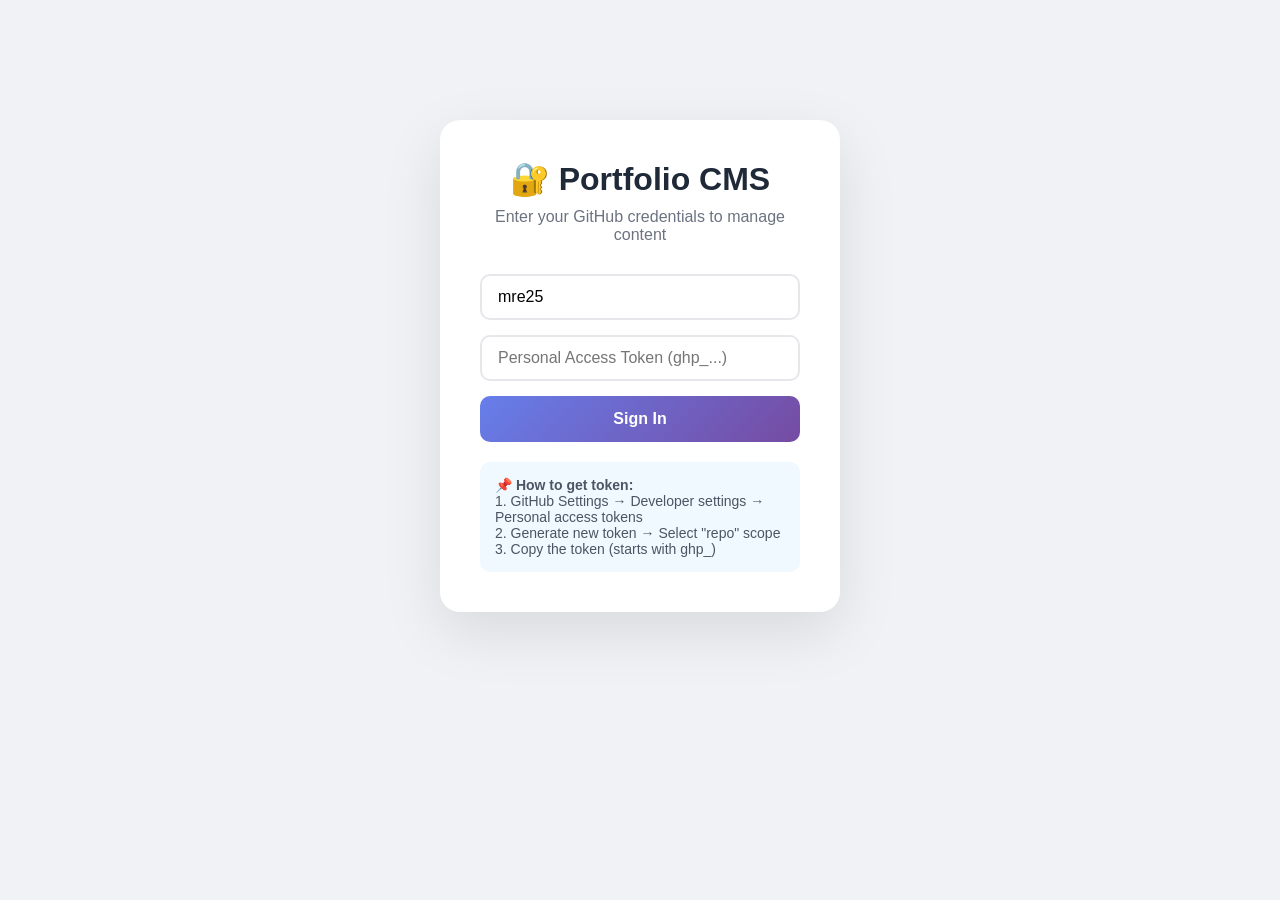
<file: portfolio/cms.html>
<!DOCTYPE html>
<html lang="en">
<head>
    <meta charset="UTF-8">
    <meta name="viewport" content="width=device-width, initial-scale=1.0">
    <title>Portfolio CMS - Full Control</title>
    <style>
        * {
            margin: 0;
            padding: 0;
            box-sizing: border-box;
        }
        
        body {
            font-family: -apple-system, BlinkMacSystemFont, 'Segoe UI', Roboto, Oxygen, Ubuntu, sans-serif;
            background: #f0f2f5;
            padding: 20px;
        }
        
        .container {
            max-width: 1200px;
            margin: 0 auto;
        }
        
        /* تسجيل الدخول */
        .login-box {
            max-width: 400px;
            margin: 100px auto;
            background: white;
            padding: 40px;
            border-radius: 20px;
            box-shadow: 0 20px 60px rgba(0,0,0,0.1);
        }
        
        .login-box h1 {
            text-align: center;
            margin-bottom: 10px;
            color: #1f2937;
        }
        
        .login-box p {
            text-align: center;
            color: #6b7280;
            margin-bottom: 30px;
        }
        
        .login-box input {
            width: 100%;
            padding: 12px 16px;
            border: 2px solid #e5e7eb;
            border-radius: 10px;
            margin-bottom: 15px;
            font-size: 16px;
        }
        
        .login-box input:focus {
            border-color: #667eea;
            outline: none;
        }
        
        .login-box button {
            width: 100%;
            padding: 14px;
            background: linear-gradient(135deg, #667eea, #764ba2);
            color: white;
            border: none;
            border-radius: 10px;
            font-size: 16px;
            font-weight: 600;
            cursor: pointer;
        }
        
        .login-box button:hover {
            transform: translateY(-2px);
            box-shadow: 0 10px 25px rgba(102, 126, 234, 0.4);
        }
        
        /* لوحة التحكم */
        .dashboard {
            display: none;
        }
        
        .header {
            background: white;
            padding: 20px 30px;
            border-radius: 15px;
            margin-bottom: 30px;
            display: flex;
            justify-content: space-between;
            align-items: center;
            box-shadow: 0 2px 10px rgba(0,0,0,0.05);
        }
        
        .header h1 {
            color: #1f2937;
            font-size: 24px;
        }
        
        .header .user {
            display: flex;
            align-items: center;
            gap: 15px;
        }
        
        .header .user span {
            color: #6b7280;
        }
        
        .header .user button {
            padding: 8px 20px;
            background: #ef4444;
            color: white;
            border: none;
            border-radius: 8px;
            cursor: pointer;
        }
        
        /* التبويبات */
        .tabs {
            display: flex;
            gap: 10px;
            margin-bottom: 30px;
            flex-wrap: wrap;
        }
        
        .tab-btn {
            padding: 12px 25px;
            background: white;
            border: none;
            border-radius: 10px;
            cursor: pointer;
            font-weight: 600;
            color: #6b7280;
            transition: all 0.3s;
            box-shadow: 0 2px 5px rgba(0,0,0,0.05);
        }
        
        .tab-btn:hover {
            background: #f3f4f6;
        }
        
        .tab-btn.active {
            background: linear-gradient(135deg, #667eea, #764ba2);
            color: white;
        }
        
        /* المحتوى */
        .tab-content {
            display: none;
            background: white;
            padding: 30px;
            border-radius: 15px;
            box-shadow: 0 2px 10px rgba(0,0,0,0.05);
        }
        
        .tab-content.active {
            display: block;
        }
        
        .form-group {
            margin-bottom: 20px;
        }
        
        .form-group label {
            display: block;
            font-weight: 600;
            margin-bottom: 8px;
            color: #374151;
        }
        
        .form-group input,
        .form-group textarea {
            width: 100%;
            padding: 12px 16px;
            border: 2px solid #e5e7eb;
            border-radius: 10px;
            font-size: 15px;
            transition: border 0.3s;
        }
        
        .form-group input:focus,
        .form-group textarea:focus {
            border-color: #667eea;
            outline: none;
        }
        
        .form-group textarea {
            min-height: 120px;
            resize: vertical;
        }
        
        .row {
            display: grid;
            grid-template-columns: 1fr 1fr;
            gap: 20px;
        }
        
        /* قائمة عناصر */
        .items-list {
            margin-top: 10px;
        }
        
        .item-row {
            display: flex;
            gap: 10px;
            margin-bottom: 10px;
            align-items: center;
        }
        
        .item-row input {
            flex: 1;
            padding: 10px 15px;
            border: 2px solid #e5e7eb;
            border-radius: 8px;
        }
        
        .item-row .btn-sm {
            padding: 8px 12px;
            border: none;
            border-radius: 6px;
            cursor: pointer;
            font-size: 14px;
        }
        
        .item-row .btn-danger {
            background: #fee2e2;
            color: #dc2626;
        }
        
        .item-row .btn-danger:hover {
            background: #fecaca;
        }
        
        .btn-add {
            padding: 10px 20px;
            background: #dbeafe;
            color: #2563eb;
            border: none;
            border-radius: 8px;
            cursor: pointer;
            font-weight: 600;
        }
        
        .btn-add:hover {
            background: #bfdbfe;
        }
        
        /* أزرار الحفظ */
        .save-actions {
            display: flex;
            gap: 15px;
            margin-top: 30px;
            padding-top: 20px;
            border-top: 2px solid #e5e7eb;
        }
        
        .btn-save {
            padding: 14px 35px;
            background: linear-gradient(135deg, #10b981, #059669);
            color: white;
            border: none;
            border-radius: 10px;
            font-size: 16px;
            font-weight: 600;
            cursor: pointer;
            transition: all 0.3s;
        }
        
        .btn-save:hover {
            transform: translateY(-2px);
            box-shadow: 0 10px 25px rgba(16, 185, 129, 0.4);
        }
        
        .btn-preview {
            padding: 14px 35px;
            background: #f3f4f6;
            color: #374151;
            border: none;
            border-radius: 10px;
            font-size: 16px;
            font-weight: 600;
            cursor: pointer;
        }
        
        .btn-preview:hover {
            background: #e5e7eb;
        }
        
        /* حالة التحميل */
        .loading {
            position: fixed;
            top: 0;
            left: 0;
            right: 0;
            bottom: 0;
            background: rgba(255,255,255,0.9);
            display: none;
            align-items: center;
            justify-content: center;
            z-index: 9999;
        }
        
        .loading.active {
            display: flex;
        }
        
        .spinner {
            width: 50px;
            height: 50px;
            border: 5px solid #e5e7eb;
            border-top-color: #667eea;
            border-radius: 50%;
            animation: spin 1s linear infinite;
        }
        
        @keyframes spin {
            to { transform: rotate(360deg); }
        }
        
        /* إشعارات */
        .notification {
            position: fixed;
            top: 20px;
            right: 20px;
            padding: 15px 25px;
            border-radius: 10px;
            color: white;
            font-weight: 600;
            z-index: 10000;
            display: none;
            animation: slideIn 0.3s;
        }
        
        .notification.success {
            background: #10b981;
            display: block;
        }
        
        .notification.error {
            background: #ef4444;
            display: block;
        }
        
        .notification.info {
            background: #3b82f6;
            display: block;
        }
        
        @keyframes slideIn {
            from { transform: translateX(100%); opacity: 0; }
            to { transform: translateX(0); opacity: 1; }
        }
        
        @media (max-width: 768px) {
            .row {
                grid-template-columns: 1fr;
            }
            
            .header {
                flex-direction: column;
                gap: 15px;
                text-align: center;
            }
            
            .tabs {
                justify-content: center;
            }
        }
    </style>
</head>
<body>
    <!-- تسجيل الدخول -->
    <div class="login-box" id="loginBox">
        <h1>🔐 Portfolio CMS</h1>
        <p>Enter your GitHub credentials to manage content</p>
        
        <input type="text" id="githubUser" placeholder="GitHub Username (e.g., mre25)" value="mre25">
        <input type="password" id="githubToken" placeholder="Personal Access Token (ghp_...)">
        <button onclick="login()">Sign In</button>
        
        <div style="margin-top: 20px; padding: 15px; background: #f0f9ff; border-radius: 10px; font-size: 14px; color: #4b5563;">
            <strong>📌 How to get token:</strong><br>
            1. GitHub Settings → Developer settings → Personal access tokens<br>
            2. Generate new token → Select "repo" scope<br>
            3. Copy the token (starts with ghp_)
        </div>
    </div>
    
    <!-- لوحة التحكم -->
    <div class="dashboard" id="dashboard">
        <div class="container">
            <!-- Header -->
            <div class="header">
                <h1>⚙️ Content Management</h1>
                <div class="user">
                    <span id="userName">👤 User</span>
                    <button onclick="logout()">Logout</button>
                </div>
            </div>
            
            <!-- Tabs -->
            <div class="tabs">
                <button class="tab-btn active" onclick="showTab('personal')">📝 Personal</button>
                <button class="tab-btn" onclick="showTab('about')">📄 About</button>
                <button class="tab-btn" onclick="showTab('skills')">⭐ Skills</button>
                <button class="tab-btn" onclick="showTab('courses')">🎓 Courses</button>
                <button class="tab-btn" onclick="showTab('projects')">🚀 Projects</button>
                <button class="tab-btn" onclick="showTab('save')">💾 Save</button>
            </div>
            
            <!-- Personal Info -->
            <div class="tab-content active" id="tab-personal">
                <h2 style="margin-bottom: 20px;">Personal Information</h2>
                
                <div class="row">
                    <div class="form-group">
                        <label>Name (English)</label>
                        <input type="text" id="enName" placeholder="Ehab Shalaby">
                    </div>
                    <div class="form-group">
                        <label>Name (German)</label>
                        <input type="text" id="deName" placeholder="Ehab Shalaby">
                    </div>
                </div>
                
                <div class="row">
                    <div class="form-group">
                        <label>Job Title (English)</label>
                        <input type="text" id="enJob" placeholder="IT & Networking | Focus on Cybersecurity">
                    </div>
                    <div class="form-group">
                        <label>Job Title (German)</label>
                        <input type="text" id="deJob" placeholder="IT- und Netzwerktechnik | Schwerpunkt Cybersecurity">
                    </div>
                </div>
                
                <div class="row">
                    <div class="form-group">
                        <label>Email</label>
                        <input type="email" id="email" placeholder="ehab.ali.gomaa256@gmail.com">
                    </div>
                    <div class="form-group">
                        <label>CV File Path</label>
                        <input type="text" id="cvPath" placeholder="Projects/Ehab Ali,Junior Network Engineer.pdf">
                    </div>
                </div>
                
                <div class="form-group">
                    <label>LinkedIn URL</label>
                    <input type="url" id="linkedin" placeholder="https://linkedin.com/in/ehabali25">
                </div>
                
                <div class="form-group">
                    <label>GitHub URL</label>
                    <input type="url" id="github" placeholder="https://github.com/Mre25">
                </div>
            </div>
            
            <!-- About -->
            <div class="tab-content" id="tab-about">
                <h2 style="margin-bottom: 20px;">About Me</h2>
                
                <div class="form-group">
                    <label>About Me (English)</label>
                    <textarea id="enAbout" rows="10" placeholder="I'm Ehab Ali Shalaby, an IT and network enthusiast..."></textarea>
                </div>
                
                <div class="form-group">
                    <label>About Me (German)</label>
                    <textarea id="deAbout" rows="10" placeholder="Ich heiße Shalaby, Ehab Ali und bin ein IT- und Netzwerk-Enthusiast..."></textarea>
                </div>
            </div>
            
            <!-- Skills -->
            <div class="tab-content" id="tab-skills">
                <h2 style="margin-bottom: 20px;">Skills Management</h2>
                
                <div class="row">
                    <div class="form-group">
                        <label>Skills Title (English)</label>
                        <input type="text" id="enSkillsTitle" value="Skills">
                    </div>
                    <div class="form-group">
                        <label>Skills Title (German)</label>
                        <input type="text" id="deSkillsTitle" value="Fähigkeiten">
                    </div>
                </div>
                
                <div class="form-group">
                    <label>Skills (English) - One per line</label>
                    <textarea id="enSkills" rows="8" placeholder="Networking Fundamentals: IP addressing, subnetting..."></textarea>
                </div>
                
                <div class="form-group">
                    <label>Skills (German) - One per line</label>
                    <textarea id="deSkills" rows="8" placeholder="Netzwerkgrundlagen: IP-Adressierung, Subnetting..."></textarea>
                </div>
            </div>
            
            <!-- Courses -->
            <div class="tab-content" id="tab-courses">
                <h2 style="margin-bottom: 20px;">Courses Management</h2>
                
                <div class="row">
                    <div class="form-group">
                        <label>Courses Title (English)</label>
                        <input type="text" id="enCoursesTitle" value="Courses & Self-Study">
                    </div>
                    <div class="form-group">
                        <label>Courses Title (German)</label>
                        <input type="text" id="deCoursesTitle" value="Kurse & Selbststudium">
                    </div>
                </div>
                
                <div class="form-group">
                    <label>Courses (English) - One per line</label>
                    <textarea id="enCourses" rows="8" placeholder="Studied the core content of the following certification tracks..."></textarea>
                </div>
                
                <div class="form-group">
                    <label>Courses (German) - One per line</label>
                    <textarea id="deCourses" rows="8" placeholder="Studierte die Kerninhalte der folgenden Zertifizierungskurse..."></textarea>
                </div>
            </div>
            
            <!-- Projects -->
            <div class="tab-content" id="tab-projects">
                <h2 style="margin-bottom: 20px;">Projects Management</h2>
                
                <div class="row">
                    <div class="form-group">
                        <label>Projects Title (English)</label>
                        <input type="text" id="enProjectsTitle" value="Projects">
                    </div>
                    <div class="form-group">
                        <label>Projects Title (German)</label>
                        <input type="text" id="deProjectsTitle" value="Projekte">
                    </div>
                </div>
                
                <div id="projectsList">
                    <!-- سيتم إنشاء المشاريع بواسطة JavaScript -->
                </div>
                
                <button class="btn-add" onclick="addProject()">➕ Add New Project</button>
            </div>
            
            <!-- Save -->
            <div class="tab-content" id="tab-save">
                <h2 style="margin-bottom: 20px;">Save & Publish</h2>
                
                <div style="padding: 20px; background: #f0f9ff; border-radius: 10px; margin-bottom: 20px;">
                    <h3 style="color: #1e40af;">📋 Summary</h3>
                    <p id="summaryText" style="color: #4b5563; margin-top: 10px;">Loading data...</p>
                </div>
                
                <div class="save-actions">
                    <button class="btn-preview" onclick="previewData()">👁️ Preview JSON</button>
                    <button class="btn-save" onclick="saveToGitHub()">🚀 Publish to GitHub</button>
                </div>
                
                <div style="margin-top: 20px; padding: 20px; background: #f8fafc; border-radius: 10px; max-height: 400px; overflow-y: auto; display: none;" id="previewBox">
                    <h4>Generated Data:</h4>
                    <pre id="jsonPreview" style="background: #1e293b; color: #e2e8f0; padding: 15px; border-radius: 8px; margin-top: 10px; font-size: 13px;"></pre>
                </div>
            </div>
        </div>
    </div>
    
    <!-- Loading -->
    <div class="loading" id="loading">
        <div class="spinner"></div>
    </div>
    
    <!-- Notification -->
    <div class="notification" id="notification">
        <span id="notifText">Success!</span>
    </div>
    
    <script>
        // المتغيرات العامة
        let githubToken = '';
        let githubUser = 'mre25';
        let portfolioData = {};
        let projects = [];
        let isLoggedIn = false;
        
        // دالة تسجيل الدخول
        async function login() {
            const user = document.getElementById('githubUser').value.trim();
            const token = document.getElementById('githubToken').value.trim();
            
            if (!user || !token) {
                showNotification('Please enter both username and token', 'error');
                return;
            }
            
            showLoading(true);
            
            try {
                const response = await fetch('https://api.github.com/user', {
                    headers: {
                        'Authorization': `token ${token}`,
                        'Accept': 'application/vnd.github.v3+json'
                    }
                });
                
                if (response.ok) {
                    githubUser = user;
                    githubToken = token;
                    isLoggedIn = true;
                    
                    document.getElementById('loginBox').style.display = 'none';
                    document.getElementById('dashboard').style.display = 'block';
                    document.getElementById('userName').textContent = `👤 ${user}`;
                    
                    await loadData();
                    showNotification('Successfully logged in!', 'success');
                } else {
                    throw new Error('Invalid credentials');
                }
            } catch (error) {
                showNotification('Login failed: ' + error.message, 'error');
            } finally {
                showLoading(false);
            }
        }
        
        function logout() {
            if (confirm('Are you sure you want to logout?')) {
                isLoggedIn = false;
                githubToken = '';
                document.getElementById('dashboard').style.display = 'none';
                document.getElementById('loginBox').style.display = 'block';
                document.getElementById('githubToken').value = '';
            }
        }
        
        // تحميل البيانات
        async function loadData() {
            showLoading(true);
            
            try {
                // تحميل content.json
                const contentRes = await fetch('data/content.json?t=' + new Date().getTime());
                if (contentRes.ok) {
                    portfolioData = await contentRes.json();
                } else {
                    portfolioData = getDefaultData();
                }
                
                // تحميل projects.json
                const projectsRes = await fetch('data/projects.json?t=' + new Date().getTime());
                if (projectsRes.ok) {
                    projects = await projectsRes.json();
                } else {
                    projects = getDefaultProjects();
                }
                
                populateForm();
                renderProjects();
                updateSummary();
                
            } catch (error) {
                console.error('Error loading data:', error);
                portfolioData = getDefaultData();
                projects = getDefaultProjects();
                populateForm();
                renderProjects();
                updateSummary();
                showNotification('Using default data', 'info');
            } finally {
                showLoading(false);
            }
        }
        
        // بيانات افتراضية
        function getDefaultData() {
            return {
                en: {
                    name: "Ehab Shalaby",
                    jobname: "IT & Networking | Focus on Cybersecurity",
                    title: "About Me",
                    about: "I'm Ehab Ali Shalaby...",
                    skills: "Skills",
                    skillsItems: ["Networking Fundamentals: IP addressing, subnetting..."],
                    projects: "Projects",
                    allProjects: "All Projects Here",
                    clickToView: "Click to view all my network projects",
                    myProjects: "My Projects",
                    skillsUsed: "Skills Used",
                    downloadProject: "Download Project",
                    courses: "Courses & Self-Study",
                    coursesItems: ["Studied the core content..."],
                    contact: "Contact",
                    cv: "Download CV",
                    email: "E-Mail: ehab.ali.gomaa256@gmail.com",
                    linkedin: "LinkedIn: linkedin.com/in/ehabali25",
                    github: "Github: www.github.com/Mre25",
                    footer: "© 2025 Ehab Ali Shalaby. All rights reserved."
                },
                de: {
                    name: "Ehab Shalaby",
                    jobname: "IT- und Netzwerktechnik | Schwerpunkt Cybersecurity",
                    title: "Über mich",
                    about: "Ich heiße Shalaby, Ehab Ali...",
                    skills: "Fähigkeiten",
                    skillsItems: ["Netzwerkgrundlagen: IP-Adressierung, Subnetting..."],
                    projects: "Projekte",
                    allProjects: "Alle Projekte hier",
                    clickToView: "Klicken Sie, um alle meine Netzwerkprojekte anzuzeigen",
                    myProjects: "Meine Projekte",
                    skillsUsed: "Verwendete Fähigkeiten",
                    downloadProject: "Projekt herunterladen",
                    courses: "Kurse & Selbststudium",
                    coursesItems: ["Studierte die Kerninhalte..."],
                    contact: "Kontakt",
                    cv: "Lebenslauf herunterladen",
                    email: "E-Mail: ehab.ali.gomaa256@gmail.com",
                    linkedin: "LinkedIn: linkedin.com/in/ehabali25",
                    github: "Github: www.github.com/Mre25",
                    footer: "© 2025 Ehab Ali Gomaa. Alle Rechte vorbehalten."
                }
            };
        }
        
        function getDefaultProjects() {
            return [
                {
                    id: "project1",
                    en: { title: "Network Design with Two Switches", description: "In this project...", skills: "VLAN Configuration..." },
                    de: { title: "Netzwerkkonzeption mit zwei Switches", description: "In diesem Projekt...", skills: "VLAN-Konfiguration..." },
                    image: "photos/2swi.jpeg",
                    file: "Projects/1Rw with 3Sw.pkt"
                }
            ];
        }
        
        // تعبئة النموذج
        function populateForm() {
            const en = portfolioData.en || {};
            const de = portfolioData.de || {};
            
            document.getElementById('enName').value = en.name || '';
            document.getElementById('deName').value = de.name || '';
            document.getElementById('enJob').value = en.jobname || '';
            document.getElementById('deJob').value = de.jobname || '';
            document.getElementById('enAbout').value = en.about || '';
            document.getElementById('deAbout').value = de.about || '';
            
            document.getElementById('enSkillsTitle').value = en.skills || 'Skills';
            document.getElementById('deSkillsTitle').value = de.skills || 'Fähigkeiten';
            document.getElementById('enSkills').value = (en.skillsItems || []).join('\n');
            document.getElementById('deSkills').value = (de.skillsItems || []).join('\n');
            
            document.getElementById('enCoursesTitle').value = en.courses || 'Courses & Self-Study';
            document.getElementById('deCoursesTitle').value = de.courses || 'Kurse & Selbststudium';
            document.getElementById('enCourses').value = (en.coursesItems || []).join('\n');
            document.getElementById('deCourses').value = (de.coursesItems || []).join('\n');
            
            document.getElementById('enProjectsTitle').value = en.projects || 'Projects';
            document.getElementById('deProjectsTitle').value = de.projects || 'Projekte';
            
            const email = en.email?.replace('E-Mail: ', '') || '';
            const linkedin = en.linkedin?.replace('LinkedIn: ', '') || '';
            const github = en.github?.replace('Github: ', '') || '';
            
            document.getElementById('email').value = email;
            document.getElementById('linkedin').value = linkedin;
            document.getElementById('github').value = github;
            document.getElementById('cvPath').value = en.cv ? en.cv.replace('Download CV', '').trim() : 'Projects/Ehab Ali,Junior Network Engineer.pdf';
        }
        
        // عرض المشاريع
        function renderProjects() {
            const container = document.getElementById('projectsList');
            container.innerHTML = '';
            
            projects.forEach((project, index) => {
                const div = document.createElement('div');
                div.style.cssText = 'border: 2px solid #e5e7eb; border-radius: 10px; padding: 20px; margin-bottom: 20px;';
                
                div.innerHTML = `
                    <div style="display:flex;justify-content:space-between;align-items:center;margin-bottom:15px;">
                        <h4 style="color:#1f2937;">Project #${index + 1}</h4>
                        <button onclick="removeProject(${index})" style="background:#fee2e2;color:#dc2626;border:none;padding:8px 15px;border-radius:6px;cursor:pointer;">🗑️ Remove</button>
                    </div>
                    
                    <div class="row">
                        <div class="form-group">
                            <label>Title (English)</label>
                            <input type="text" id="proj_${index}_en_title" value="${project.en.title || ''}" placeholder="Project title">
                        </div>
                        <div class="form-group">
                            <label>Title (German)</label>
                            <input type="text" id="proj_${index}_de_title" value="${project.de.title || ''}" placeholder="Projekttitel">
                        </div>
                    </div>
                    
                    <div class="row">
                        <div class="form-group">
                            <label>Description (English)</label>
                            <textarea id="proj_${index}_en_desc" rows="3" placeholder="Project description...">${project.en.description || ''}</textarea>
                        </div>
                        <div class="form-group">
                            <label>Description (German)</label>
                            <textarea id="proj_${index}_de_desc" rows="3" placeholder="Projektbeschreibung...">${project.de.description || ''}</textarea>
                        </div>
                    </div>
                    
                    <div class="row">
                        <div class="form-group">
                            <label>Skills (English)</label>
                            <input type="text" id="proj_${index}_en_skills" value="${project.en.skills || ''}" placeholder="Skills used">
                        </div>
                        <div class="form-group">
                            <label>Skills (German)</label>
                            <input type="text" id="proj_${index}_de_skills" value="${project.de.skills || ''}" placeholder="Verwendete Fähigkeiten">
                        </div>
                    </div>
                    
                    <div class="row">
                        <div class="form-group">
                            <label>Image Path</label>
                            <input type="text" id="proj_${index}_image" value="${project.image || ''}" placeholder="photos/project.jpg">
                        </div>
                        <div class="form-group">
                            <label>File Path</label>
                            <input type="text" id="proj_${index}_file" value="${project.file || ''}" placeholder="Projects/project.pkt">
                        </div>
                    </div>
                `;
                
                container.appendChild(div);
            });
        }
        
        // إضافة مشروع جديد
        function addProject() {
            projects.push({
                id: 'project' + (projects.length + 1),
                en: { title: 'New Project', description: 'Description...', skills: 'Skills...' },
                de: { title: 'Neues Projekt', description: 'Beschreibung...', skills: 'Fähigkeiten...' },
                image: 'photos/default.jpg',
                file: 'Projects/default.pkt'
            });
            renderProjects();
            updateSummary();
            showNotification('New project added', 'info');
        }
        
        // حذف مشروع
        function removeProject(index) {
            if (confirm('Are you sure you want to remove this project?')) {
                projects.splice(index, 1);
                renderProjects();
                updateSummary();
                showNotification('Project removed', 'info');
            }
        }
        
        // جمع البيانات من النموذج
        function collectData() {
            const en = {
                name: document.getElementById('enName').value,
                jobname: document.getElementById('enJob').value,
                title: "About Me",
                about: document.getElementById('enAbout').value,
                skills: document.getElementById('enSkillsTitle').value || 'Skills',
                skillsItems: document.getElementById('enSkills').value.split('\n').filter(s => s.trim()),
                projects: document.getElementById('enProjectsTitle').value || 'Projects',
                allProjects: "All Projects Here",
                clickToView: "Click to view all my network projects",
                myProjects: "My Projects",
                skillsUsed: "Skills Used",
                downloadProject: "Download Project",
                courses: document.getElementById('enCoursesTitle').value || 'Courses & Self-Study',
                coursesItems: document.getElementById('enCourses').value.split('\n').filter(s => s.trim()),
                contact: "Contact",
                cv: "Download CV",
                email: "E-Mail: " + document.getElementById('email').value,
                linkedin: "LinkedIn: " + document.getElementById('linkedin').value,
                github: "Github: " + document.getElementById('github').value,
                footer: "© 2025 Ehab Ali Shalaby. All rights reserved."
            };
            
            const de = {
                name: document.getElementById('deName').value,
                jobname: document.getElementById('deJob').value,
                title: "Über mich",
                about: document.getElementById('deAbout').value,
                skills: document.getElementById('deSkillsTitle').value || 'Fähigkeiten',
                skillsItems: document.getElementById('deSkills').value.split('\n').filter(s => s.trim()),
                projects: document.getElementById('deProjectsTitle').value || 'Projekte',
                allProjects: "Alle Projekte hier",
                clickToView: "Klicken Sie, um alle meine Netzwerkprojekte anzuzeigen",
                myProjects: "Meine Projekte",
                skillsUsed: "Verwendete Fähigkeiten",
                downloadProject: "Projekt herunterladen",
                courses: document.getElementById('deCoursesTitle').value || 'Kurse & Selbststudium',
                coursesItems: document.getElementById('deCourses').value.split('\n').filter(s => s.trim()),
                contact: "Kontakt",
                cv: "Lebenslauf herunterladen",
                email: "E-Mail: " + document.getElementById('email').value,
                linkedin: "LinkedIn: " + document.getElementById('linkedin').value,
                github: "Github: " + document.getElementById('github').value,
                footer: "© 2025 Ehab Ali Gomaa. Alle Rechte vorbehalten."
            };
            
            // إضافة المشاريع
            const projectData = [];
            projects.forEach((proj, index) => {
                projectData.push({
                    id: proj.id || 'project' + (index + 1),
                    en: {
                        title: document.getElementById(`proj_${index}_en_title`)?.value || '',
                        description: document.getElementById(`proj_${index}_en_desc`)?.value || '',
                        skills: document.getElementById(`proj_${index}_en_skills`)?.value || ''
                    },
                    de: {
                        title: document.getElementById(`proj_${index}_de_title`)?.value || '',
                        description: document.getElementById(`proj_${index}_de_desc`)?.value || '',
                        skills: document.getElementById(`proj_${index}_de_skills`)?.value || ''
                    },
                    image: document.getElementById(`proj_${index}_image`)?.value || '',
                    file: document.getElementById(`proj_${index}_file`)?.value || ''
                });
            });
            
            return { en, de, projects: projectData };
        }
        
        // تحديث الملخص
        function updateSummary() {
            const data = collectData();
            const totalSkills = data.en.skillsItems.length + data.de.skillsItems.length;
            const totalCourses = data.en.coursesItems.length + data.de.coursesItems.length;
            
            document.getElementById('summaryText').innerHTML = `
                <strong>📊 Content Summary:</strong><br>
                • Personal Info: ✅ English & German<br>
                • About Me: ✅ English & German<br>
                • Skills: ${data.en.skillsItems.length} (EN) + ${data.de.skillsItems.length} (DE)<br>
                • Courses: ${data.en.coursesItems.length} (EN) + ${data.de.coursesItems.length} (DE)<br>
                • Projects: ${projects.length} projects<br>
                • Total fields: ${Object.keys(data.en).length + Object.keys(data.de).length}
            `;
        }
        
        //
</file>
